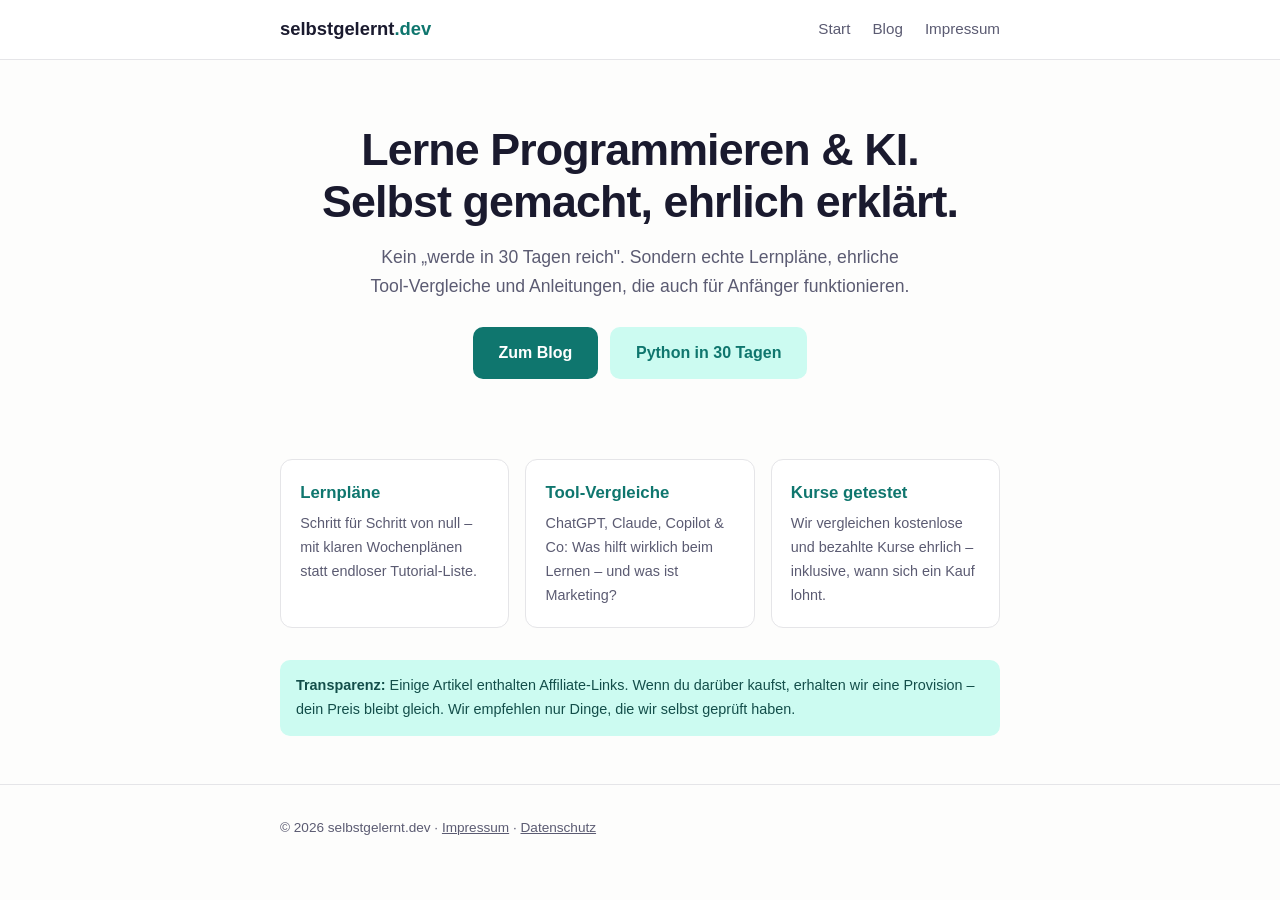
<file: index.html>
<!DOCTYPE html>
<html lang="de">
<head>
  <meta charset="UTF-8">
  <meta name="viewport" content="width=device-width, initial-scale=1.0">
  <title>selbstgelernt.dev – Programmieren & KI selbst beibringen</title>
  <meta name="description" content="Ehrliche Anleitungen, Lernpläne und Tool-Vergleiche für alle, die sich selbst Programmieren und KI-Tools beibringen wollen. Ohne Hype.">
  <link rel="stylesheet" href="style.css">
</head>
<body>
  <header class="site">
    <div class="wrap">
      <a class="logo" href="index.html">selbstgelernt<span>.dev</span></a>
      <nav>
        <a href="index.html">Start</a>
        <a href="blog.html">Blog</a>
        <a href="impressum.html">Impressum</a>
      </nav>
    </div>
  </header>

  <main class="wrap">
    <section class="hero">
      <h1>Lerne Programmieren &amp; KI.<br>Selbst gemacht, ehrlich erklärt.</h1>
      <p class="sub">Kein „werde in 30 Tagen reich". Sondern echte Lernpläne, ehrliche Tool-Vergleiche und Anleitungen, die auch für Anfänger funktionieren.</p>
      <a class="btn" href="blog.html">Zum Blog</a>
      <a class="btn secondary" href="artikel/python-30-tage.html">Python in 30 Tagen</a>
    </section>

    <section>
      <div class="cards">
        <a class="card" href="blog.html">
          <h3>Lernpläne</h3>
          <p>Schritt für Schritt von null – mit klaren Wochenplänen statt endloser Tutorial-Liste.</p>
        </a>
        <a class="card" href="blog.html">
          <h3>Tool-Vergleiche</h3>
          <p>ChatGPT, Claude, Copilot &amp; Co: Was hilft wirklich beim Lernen – und was ist Marketing?</p>
        </a>
        <a class="card" href="blog.html">
          <h3>Kurse getestet</h3>
          <p>Wir vergleichen kostenlose und bezahlte Kurse ehrlich – inklusive, wann sich ein Kauf lohnt.</p>
        </a>
      </div>
      <div class="notice">
        <strong>Transparenz:</strong> Einige Artikel enthalten Affiliate-Links. Wenn du darüber kaufst, erhalten wir eine Provision – dein Preis bleibt gleich. Wir empfehlen nur Dinge, die wir selbst geprüft haben.
      </div>
    </section>
  </main>

  <footer class="site">
    <div class="wrap">
      <p>© 2026 selbstgelernt.dev · <a href="impressum.html">Impressum</a> · <a href="datenschutz.html">Datenschutz</a></p>
    </div>
  </footer>
</body>
</html>
</file>
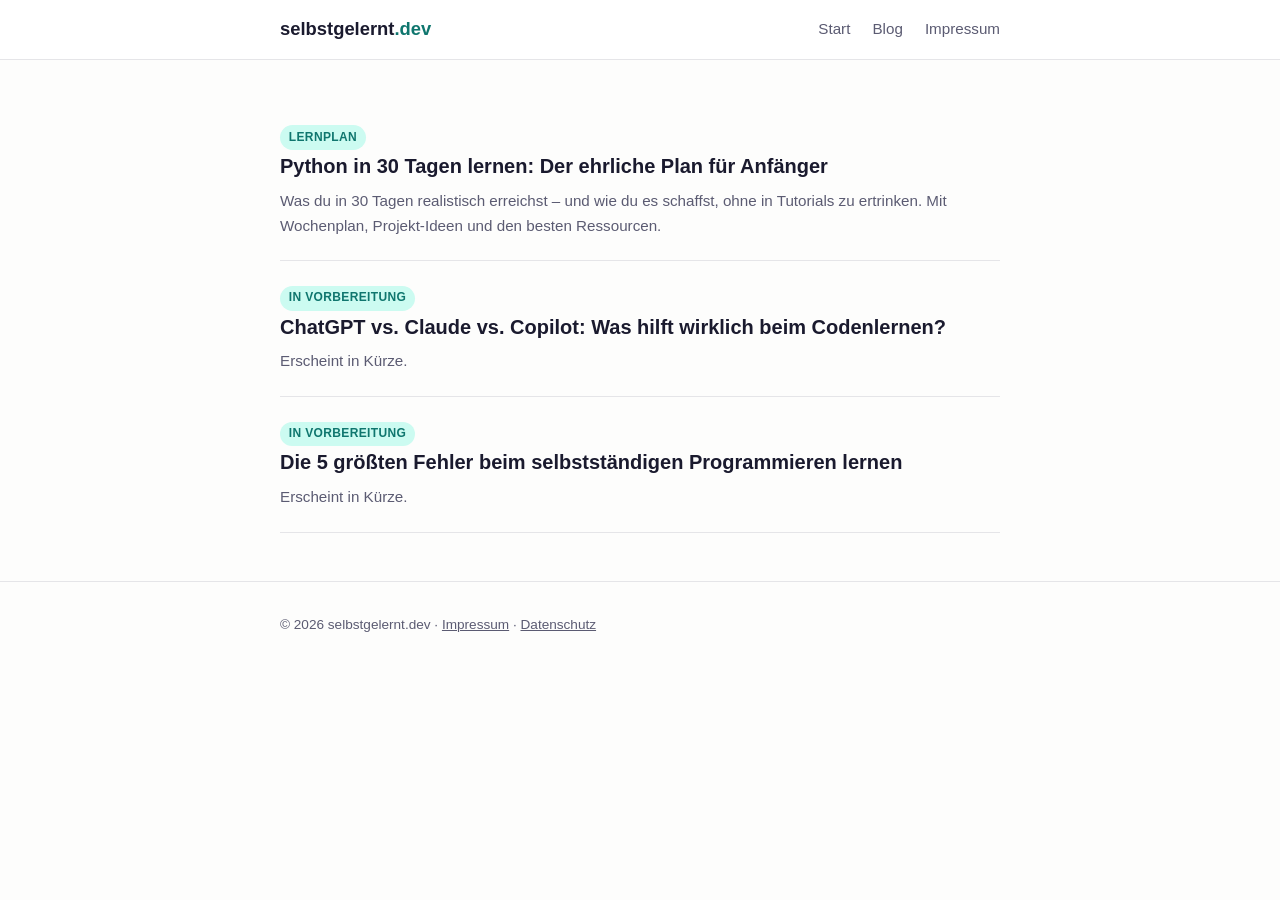
<file: blog.html>
<!DOCTYPE html>
<html lang="de">
<head>
  <meta charset="UTF-8">
  <meta name="viewport" content="width=device-width, initial-scale=1.0">
  <title>Blog – selbstgelernt.dev</title>
  <meta name="description" content="Anleitungen, Lernpläne und Vergleiche für alle, die sich selbst Programmieren und KI beibringen.">
  <link rel="stylesheet" href="style.css">
</head>
<body>
  <header class="site">
    <div class="wrap">
      <a class="logo" href="index.html">selbstgelernt<span>.dev</span></a>
      <nav>
        <a href="index.html">Start</a>
        <a href="blog.html">Blog</a>
        <a href="impressum.html">Impressum</a>
      </nav>
    </div>
  </header>

  <main class="wrap" style="padding-top: 2.5rem;">
    <article class="listing">
      <span class="tag">Lernplan</span>
      <a href="artikel/python-30-tage.html">
        <h2>Python in 30 Tagen lernen: Der ehrliche Plan für Anfänger</h2>
        <p>Was du in 30 Tagen realistisch erreichst – und wie du es schaffst, ohne in Tutorials zu ertrinken. Mit Wochenplan, Projekt-Ideen und den besten Ressourcen.</p>
      </a>
    </article>

    <article class="listing">
      <span class="tag">In Vorbereitung</span>
      <h2>ChatGPT vs. Claude vs. Copilot: Was hilft wirklich beim Codenlernen?</h2>
      <p>Erscheint in Kürze.</p>
    </article>

    <article class="listing">
      <span class="tag">In Vorbereitung</span>
      <h2>Die 5 größten Fehler beim selbstständigen Programmieren lernen</h2>
      <p>Erscheint in Kürze.</p>
    </article>
  </main>

  <footer class="site">
    <div class="wrap">
      <p>© 2026 selbstgelernt.dev · <a href="impressum.html">Impressum</a> · <a href="datenschutz.html">Datenschutz</a></p>
    </div>
  </footer>
</body>
</html>
</file>
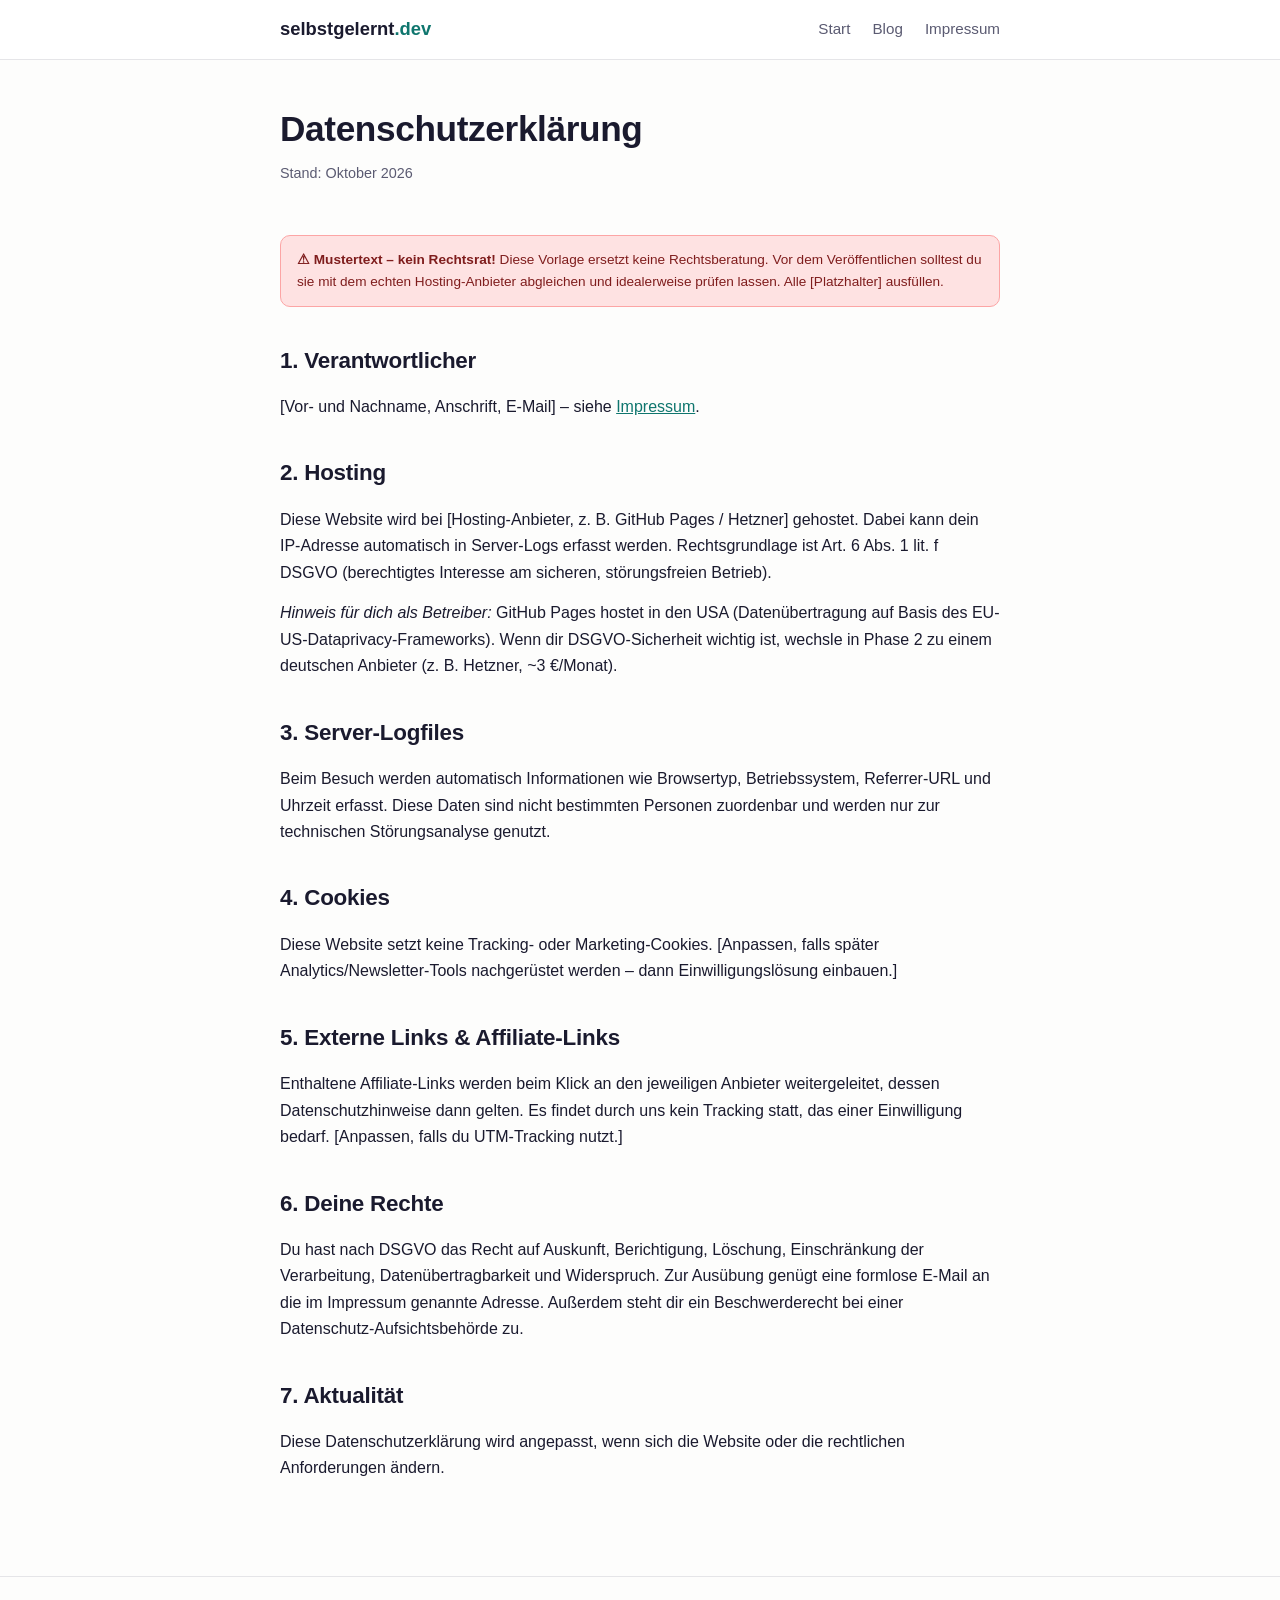
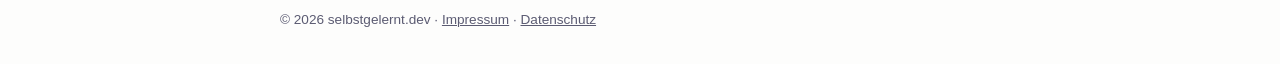
<file: datenschutz.html>
<!DOCTYPE html>
<html lang="de">
<head>
  <meta charset="UTF-8">
  <meta name="viewport" content="width=device-width, initial-scale=1.0">
  <title>Datenschutzerklärung – selbstgelernt.dev</title>
  <link rel="stylesheet" href="style.css">
</head>
<body>
  <header class="site">
    <div class="wrap">
      <a class="logo" href="index.html">selbstgelernt<span>.dev</span></a>
      <nav>
        <a href="index.html">Start</a>
        <a href="blog.html">Blog</a>
        <a href="impressum.html">Impressum</a>
      </nav>
    </div>
  </header>

  <main class="wrap content">
    <div class="article-header">
      <h1>Datenschutzerklärung</h1>
      <p class="meta">Stand: Oktober 2026</p>
    </div>

    <div class="disclosure" style="background:#fee2e2;border-color:#fca5a5;color:#7f1d1d;">
      <strong>⚠ Mustertext – kein Rechtsrat!</strong> Diese Vorlage ersetzt keine Rechtsberatung. Vor dem Veröffentlichen solltest du sie mit dem echten Hosting-Anbieter abgleichen und idealerweise prüfen lassen. Alle [Platzhalter] ausfüllen.
    </div>

    <h2>1. Verantwortlicher</h2>
    <p>[Vor- und Nachname, Anschrift, E-Mail] – siehe <a href="impressum.html">Impressum</a>.</p>

    <h2>2. Hosting</h2>
    <p>Diese Website wird bei [Hosting-Anbieter, z. B. GitHub Pages / Hetzner] gehostet. Dabei kann dein IP-Adresse automatisch in Server-Logs erfasst werden. Rechtsgrundlage ist Art. 6 Abs. 1 lit. f DSGVO (berechtigtes Interesse am sicheren, störungsfreien Betrieb).</p>
    <p><em>Hinweis für dich als Betreiber:</em> GitHub Pages hostet in den USA (Datenübertragung auf Basis des EU-US-Dataprivacy-Frameworks). Wenn dir DSGVO-Sicherheit wichtig ist, wechsle in Phase 2 zu einem deutschen Anbieter (z. B. Hetzner, ~3 €/Monat).</p>

    <h2>3. Server-Logfiles</h2>
    <p>Beim Besuch werden automatisch Informationen wie Browsertyp, Betriebssystem, Referrer-URL und Uhrzeit erfasst. Diese Daten sind nicht bestimmten Personen zuordenbar und werden nur zur technischen Störungsanalyse genutzt.</p>

    <h2>4. Cookies</h2>
    <p>Diese Website setzt keine Tracking- oder Marketing-Cookies. [Anpassen, falls später Analytics/Newsletter-Tools nachgerüstet werden – dann Einwilligungslösung einbauen.]</p>

    <h2>5. Externe Links &amp; Affiliate-Links</h2>
    <p>Enthaltene Affiliate-Links werden beim Klick an den jeweiligen Anbieter weitergeleitet, dessen Datenschutzhinweise dann gelten. Es findet durch uns kein Tracking statt, das einer Einwilligung bedarf. [Anpassen, falls du UTM-Tracking nutzt.]</p>

    <h2>6. Deine Rechte</h2>
    <p>Du hast nach DSGVO das Recht auf Auskunft, Berichtigung, Löschung, Einschränkung der Verarbeitung, Datenübertragbarkeit und Widerspruch. Zur Ausübung genügt eine formlose E-Mail an die im Impressum genannte Adresse. Außerdem steht dir ein Beschwerderecht bei einer Datenschutz-Aufsichtsbehörde zu.</p>

    <h2>7. Aktualität</h2>
    <p>Diese Datenschutzerklärung wird angepasst, wenn sich die Website oder die rechtlichen Anforderungen ändern.</p>
  </main>

  <footer class="site">
    <div class="wrap">
      <p>© 2026 selbstgelernt.dev · <a href="impressum.html">Impressum</a> · <a href="datenschutz.html">Datenschutz</a></p>
    </div>
  </footer>
</body>
</html>
</file>
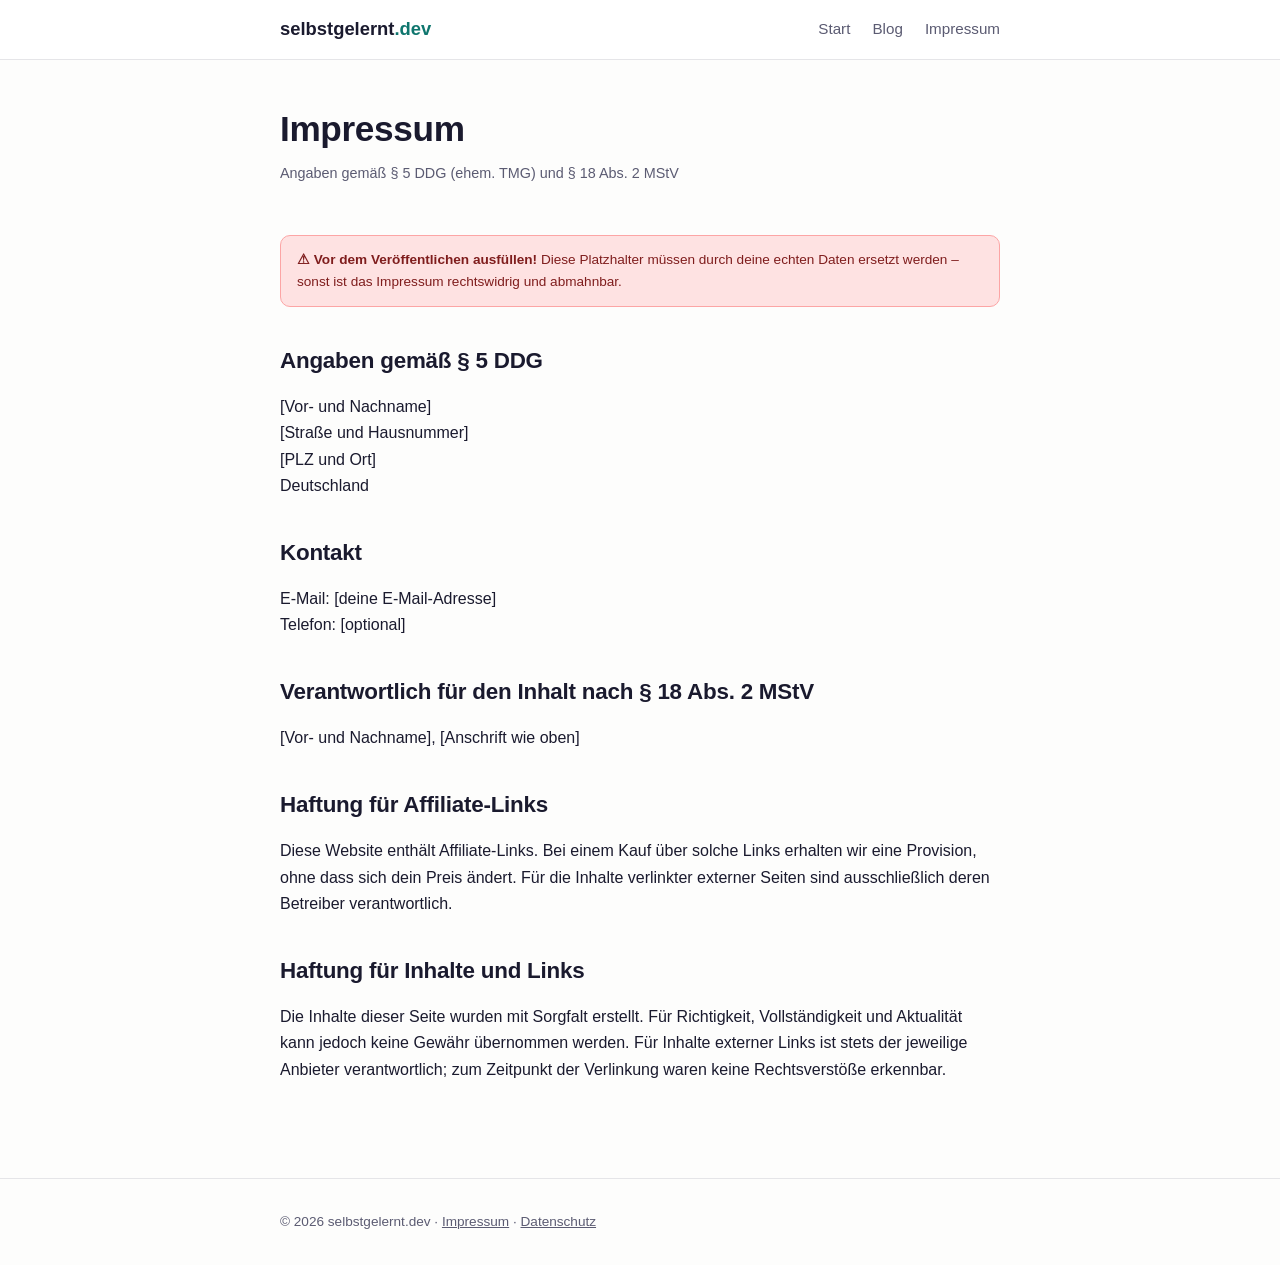
<file: impressum.html>
<!DOCTYPE html>
<html lang="de">
<head>
  <meta charset="UTF-8">
  <meta name="viewport" content="width=device-width, initial-scale=1.0">
  <title>Impressum – selbstgelernt.dev</title>
  <link rel="stylesheet" href="style.css">
</head>
<body>
  <header class="site">
    <div class="wrap">
      <a class="logo" href="index.html">selbstgelernt<span>.dev</span></a>
      <nav>
        <a href="index.html">Start</a>
        <a href="blog.html">Blog</a>
        <a href="impressum.html">Impressum</a>
      </nav>
    </div>
  </header>

  <main class="wrap content">
    <div class="article-header">
      <h1>Impressum</h1>
      <p class="meta">Angaben gemäß § 5 DDG (ehem. TMG) und § 18 Abs. 2 MStV</p>
    </div>

    <div class="disclosure" style="background:#fee2e2;border-color:#fca5a5;color:#7f1d1d;">
      <strong>⚠ Vor dem Veröffentlichen ausfüllen!</strong> Diese Platzhalter müssen durch deine echten Daten ersetzt werden – sonst ist das Impressum rechtswidrig und abmahnbar.
    </div>

    <h2>Angaben gemäß § 5 DDG</h2>
    <p>
      [Vor- und Nachname]<br>
      [Straße und Hausnummer]<br>
      [PLZ und Ort]<br>
      Deutschland
    </p>

    <h2>Kontakt</h2>
    <p>
      E-Mail: [deine E-Mail-Adresse]<br>
      Telefon: [optional]
    </p>

    <h2>Verantwortlich für den Inhalt nach § 18 Abs. 2 MStV</h2>
    <p>[Vor- und Nachname], [Anschrift wie oben]</p>

    <h2>Haftung für Affiliate-Links</h2>
    <p>Diese Website enthält Affiliate-Links. Bei einem Kauf über solche Links erhalten wir eine Provision, ohne dass sich dein Preis ändert. Für die Inhalte verlinkter externer Seiten sind ausschließlich deren Betreiber verantwortlich.</p>

    <h2>Haftung für Inhalte und Links</h2>
    <p>Die Inhalte dieser Seite wurden mit Sorgfalt erstellt. Für Richtigkeit, Vollständigkeit und Aktualität kann jedoch keine Gewähr übernommen werden. Für Inhalte externer Links ist stets der jeweilige Anbieter verantwortlich; zum Zeitpunkt der Verlinkung waren keine Rechtsverstöße erkennbar.</p>
  </main>

  <footer class="site">
    <div class="wrap">
      <p>© 2026 selbstgelernt.dev · <a href="impressum.html">Impressum</a> · <a href="datenschutz.html">Datenschutz</a></p>
    </div>
  </footer>
</body>
</html>
</file>
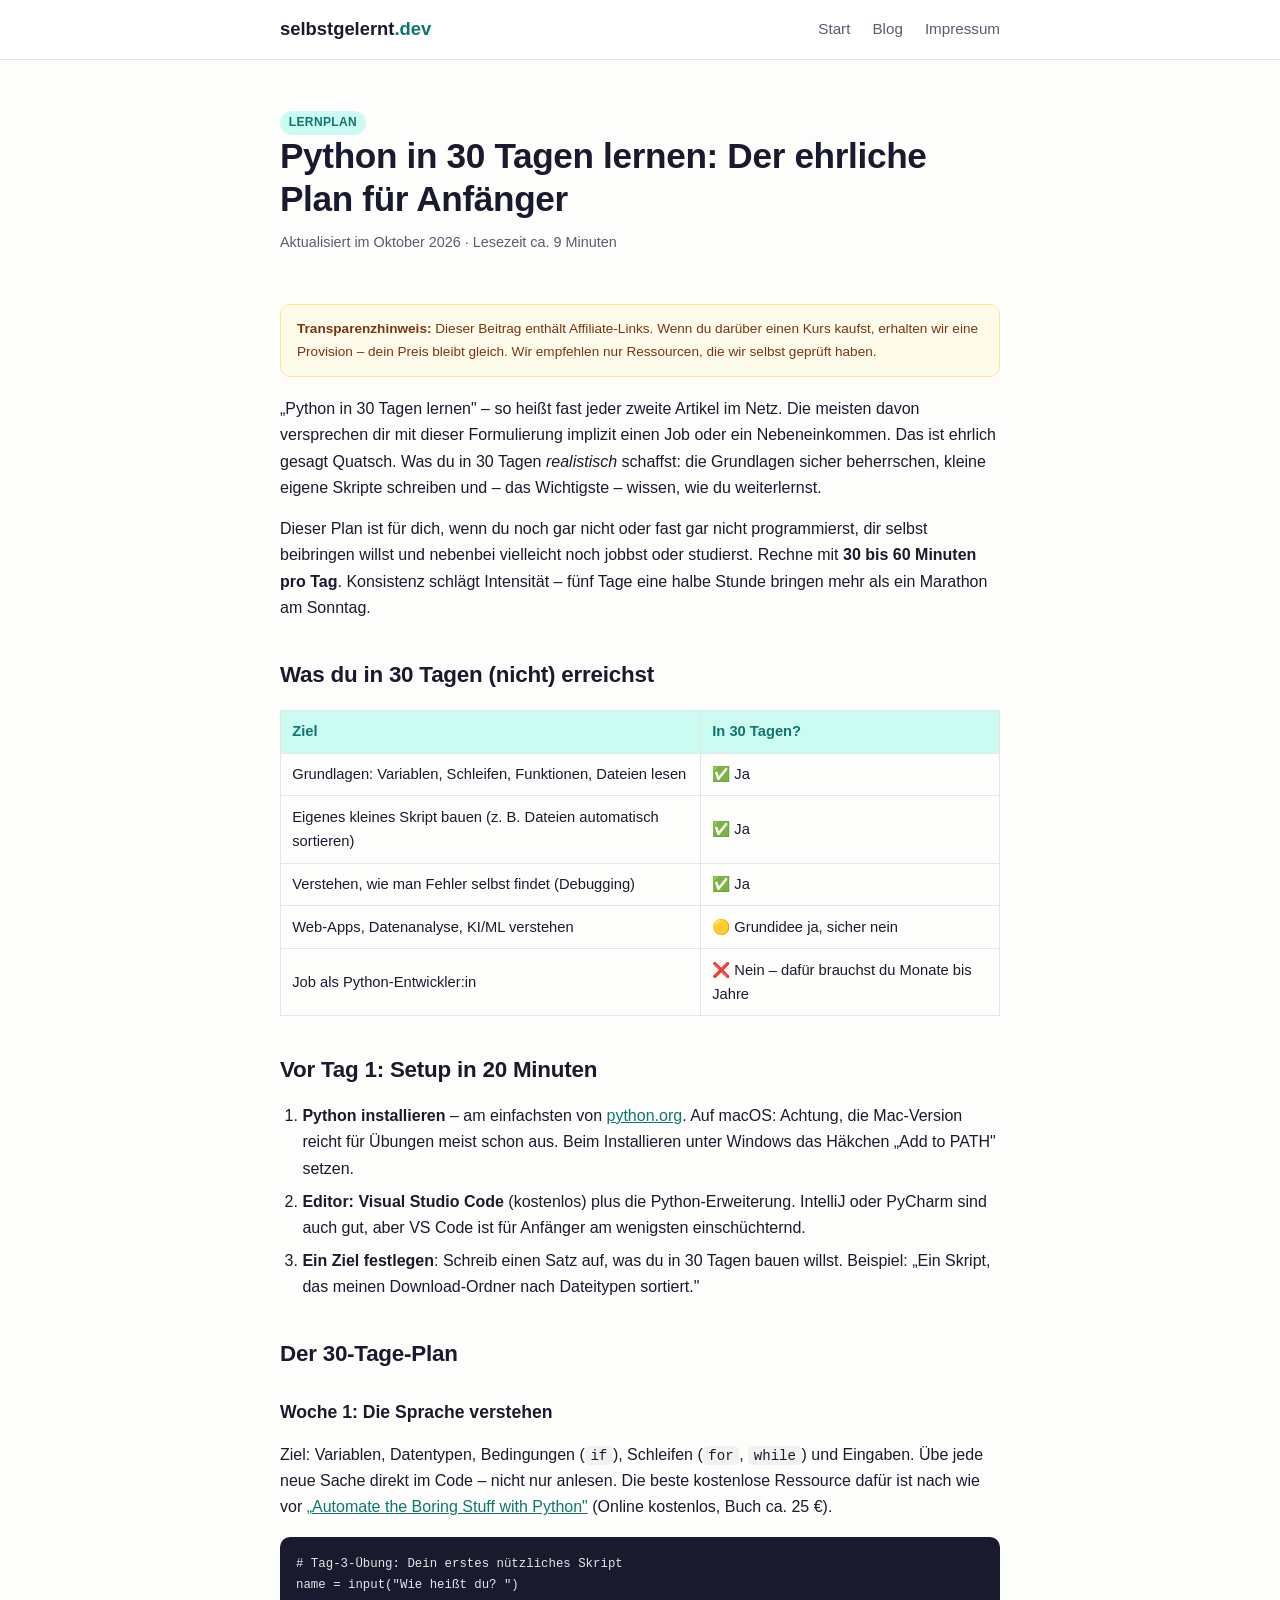
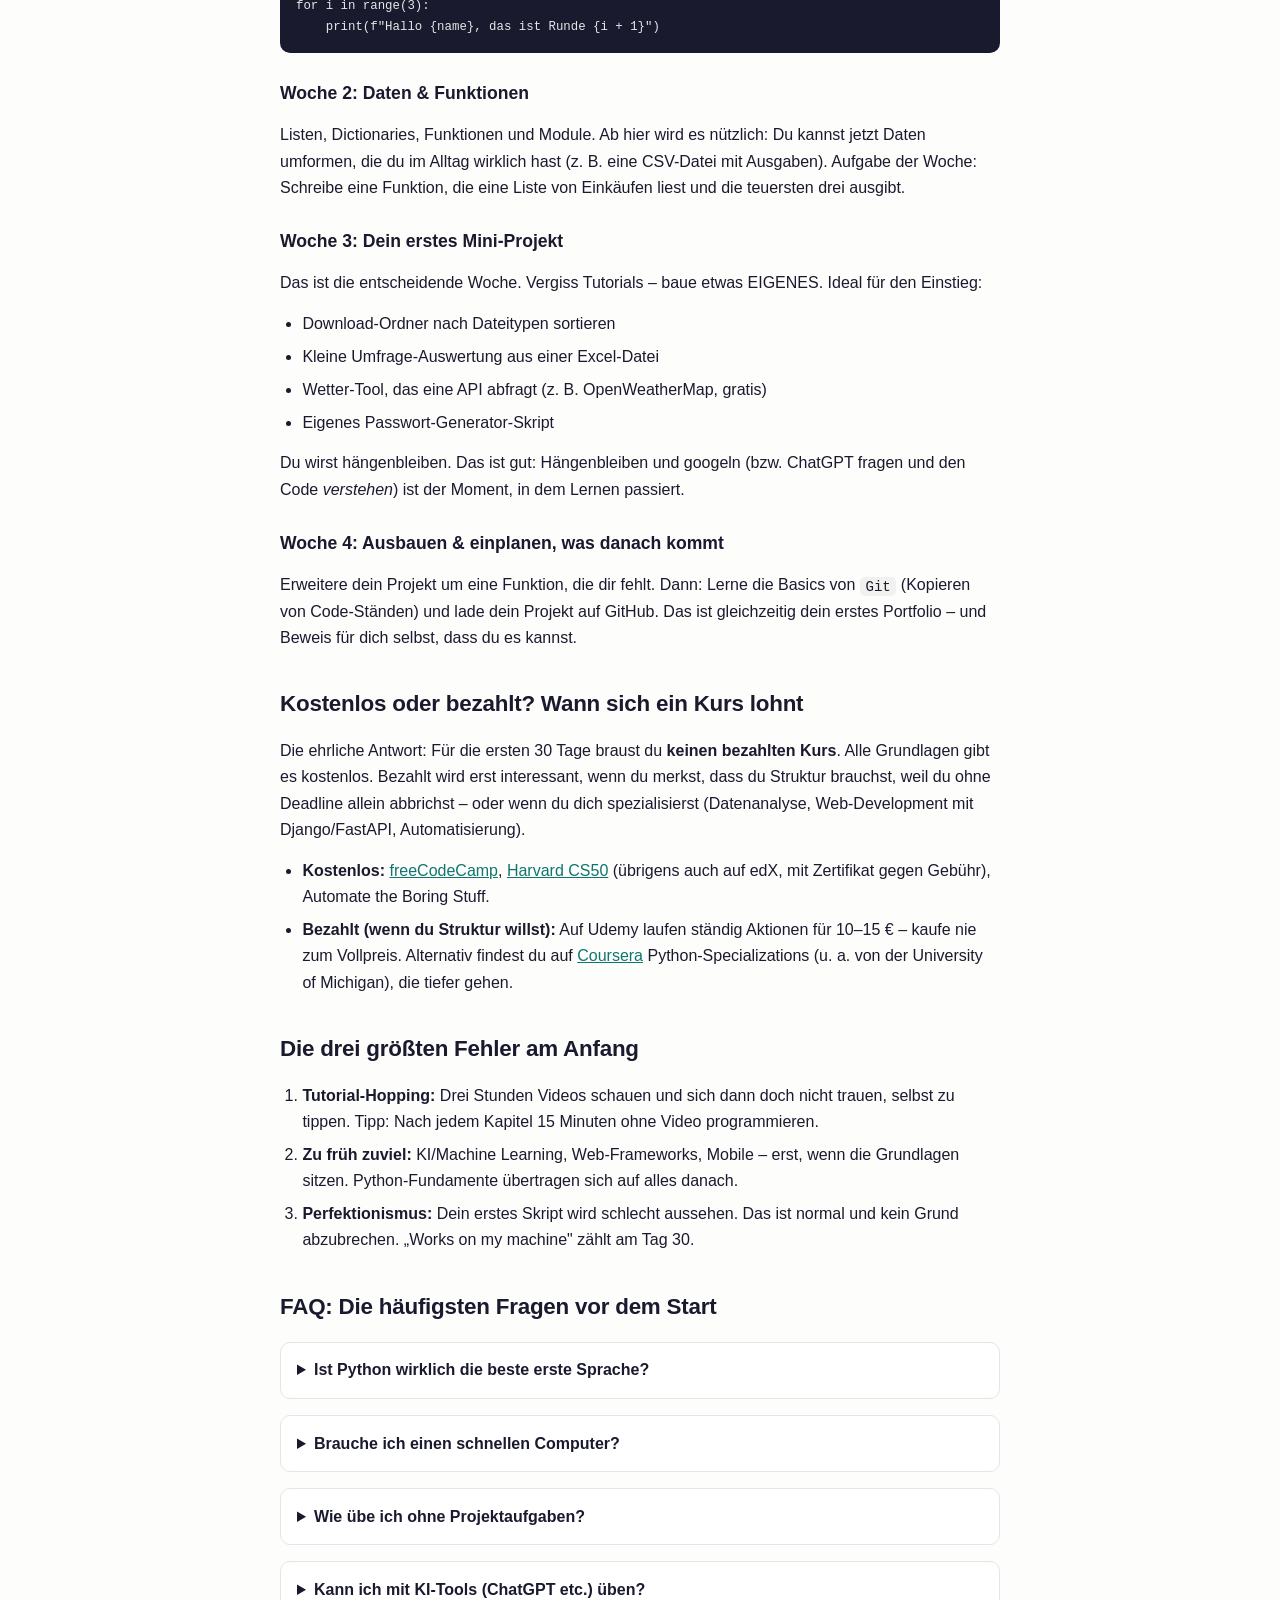
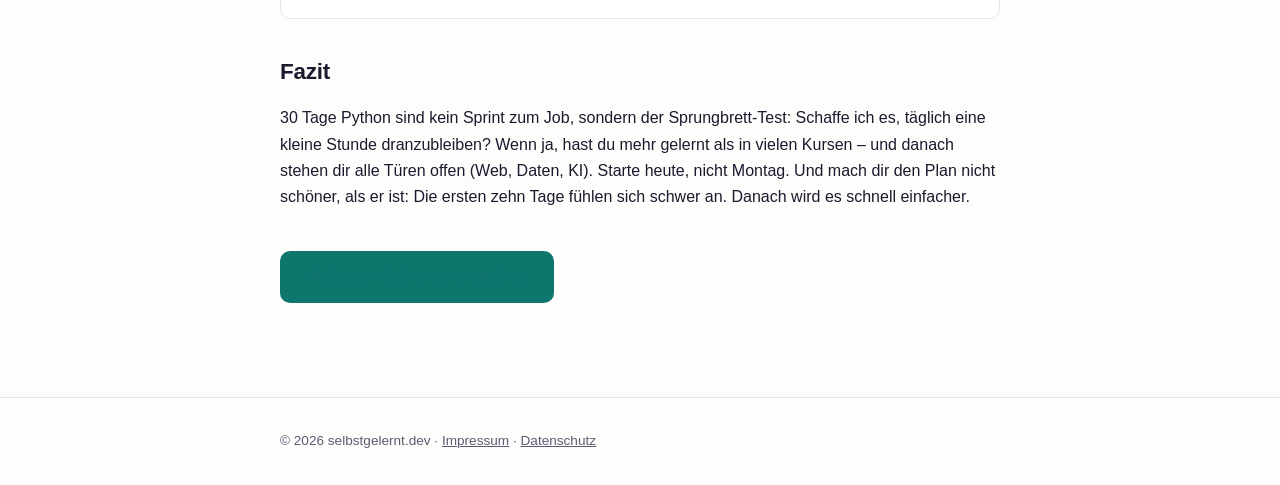
<file: artikel/python-30-tage.html>
<!DOCTYPE html>
<html lang="de">
<head>
  <meta charset="UTF-8">
  <meta name="viewport" content="width=device-width, initial-scale=1.0">
  <title>Python in 30 Tagen lernen: Der ehrliche Plan für Anfänger (2026)</title>
  <meta name="description" content="Was du mit Python in 30 Tagen realistisch erreichst – mit klarem Wochenplan, Projekt-Ideen und den besten kostenlosen und bezahlten Ressourcen.">
  <link rel="stylesheet" href="../style.css">
</head>
<body>
  <header class="site">
    <div class="wrap">
      <a class="logo" href="../index.html">selbstgelernt<span>.dev</span></a>
      <nav>
        <a href="../index.html">Start</a>
        <a href="../blog.html">Blog</a>
        <a href="../impressum.html">Impressum</a>
      </nav>
    </div>
  </header>

  <main class="wrap content">
    <div class="article-header">
      <span class="tag">Lernplan</span>
      <h1>Python in 30 Tagen lernen: Der ehrliche Plan für Anfänger</h1>
      <p class="meta">Aktualisiert im Oktober 2026 · Lesezeit ca. 9 Minuten</p>
    </div>

    <!-- AFFILIATE-KENNZEICHNUNG – Pflicht, nicht entfernen -->
    <div class="disclosure">
      <strong>Transparenzhinweis:</strong> Dieser Beitrag enthält Affiliate-Links. Wenn du darüber einen Kurs kaufst, erhalten wir eine Provision – dein Preis bleibt gleich. Wir empfehlen nur Ressourcen, die wir selbst geprüft haben.
    </div>

    <p>„Python in 30 Tagen lernen" – so heißt fast jeder zweite Artikel im Netz. Die meisten davon versprechen dir mit dieser Formulierung implizit einen Job oder ein Nebeneinkommen. Das ist ehrlich gesagt Quatsch. Was du in 30 Tagen <em>realistisch</em> schaffst: die Grundlagen sicher beherrschen, kleine eigene Skripte schreiben und – das Wichtigste – wissen, wie du weiterlernst.</p>

    <p>Dieser Plan ist für dich, wenn du noch gar nicht oder fast gar nicht programmierst, dir selbst beibringen willst und nebenbei vielleicht noch jobbst oder studierst. Rechne mit <strong>30 bis 60 Minuten pro Tag</strong>. Konsistenz schlägt Intensität – fünf Tage eine halbe Stunde bringen mehr als ein Marathon am Sonntag.</p>

    <h2>Was du in 30 Tagen (nicht) erreichst</h2>
    <table>
      <tr><th>Ziel</th><th>In 30 Tagen?</th></tr>
      <tr><td>Grundlagen: Variablen, Schleifen, Funktionen, Dateien lesen</td><td>✅ Ja</td></tr>
      <tr><td>Eigenes kleines Skript bauen (z. B. Dateien automatisch sortieren)</td><td>✅ Ja</td></tr>
      <tr><td>Verstehen, wie man Fehler selbst findet (Debugging)</td><td>✅ Ja</td></tr>
      <tr><td>Web-Apps, Datenanalyse, KI/ML verstehen</td><td>🟡 Grundidee ja, sicher nein</td></tr>
      <tr><td>Job als Python-Entwickler:in</td><td>❌ Nein – dafür brauchst du Monate bis Jahre</td></tr>
    </table>

    <h2>Vor Tag 1: Setup in 20 Minuten</h2>
    <ol>
      <li><strong>Python installieren</strong> – am einfachsten von <a href="https://www.python.org/downloads/" rel="nofollow noopener" target="_blank">python.org</a>. Auf macOS: Achtung, die Mac-Version reicht für Übungen meist schon aus. Beim Installieren unter Windows das Häkchen „Add to PATH" setzen.</li>
      <li><strong>Editor: Visual Studio Code</strong> (kostenlos) plus die Python-Erweiterung. IntelliJ oder PyCharm sind auch gut, aber VS Code ist für Anfänger am wenigsten einschüchternd.</li>
      <li><strong>Ein Ziel festlegen</strong>: Schreib einen Satz auf, was du in 30 Tagen bauen willst. Beispiel: „Ein Skript, das meinen Download-Ordner nach Dateitypen sortiert."</li>
    </ol>

    <h2>Der 30-Tage-Plan</h2>

    <h3>Woche 1: Die Sprache verstehen</h3>
    <p>Ziel: Variablen, Datentypen, Bedingungen (<code>if</code>), Schleifen (<code>for</code>, <code>while</code>) und Eingaben. Übe jede neue Sache direkt im Code – nicht nur anlesen. Die beste kostenlose Ressource dafür ist nach wie vor <a href="https://automatetheboringstuff.com/" rel="nofollow noopener" target="_blank">„Automate the Boring Stuff with Python"</a> (Online kostenlos, Buch ca. 25 €).</p>
    <pre><code># Tag-3-Übung: Dein erstes nützliches Skript
name = input("Wie heißt du? ")
for i in range(3):
    print(f"Hallo {name}, das ist Runde {i + 1}")</code></pre>

    <h3>Woche 2: Daten &amp; Funktionen</h3>
    <p>Listen, Dictionaries, Funktionen und Module. Ab hier wird es nützlich: Du kannst jetzt Daten umformen, die du im Alltag wirklich hast (z. B. eine CSV-Datei mit Ausgaben). Aufgabe der Woche: Schreibe eine Funktion, die eine Liste von Einkäufen liest und die teuersten drei ausgibt.</p>

    <h3>Woche 3: Dein erstes Mini-Projekt</h3>
    <p>Das ist die entscheidende Woche. Vergiss Tutorials – baue etwas EIGENES. Ideal für den Einstieg:</p>
    <ul>
      <li>Download-Ordner nach Dateitypen sortieren</li>
      <li>Kleine Umfrage-Auswertung aus einer Excel-Datei</li>
      <li>Wetter-Tool, das eine API abfragt (z. B. OpenWeatherMap, gratis)</li>
      <li>Eigenes Passwort-Generator-Skript</li>
    </ul>
    <p>Du wirst hängenbleiben. Das ist gut: Hängenbleiben und googeln (bzw. ChatGPT fragen und den Code <em>verstehen</em>) ist der Moment, in dem Lernen passiert.</p>

    <h3>Woche 4: Ausbauen &amp; einplanen, was danach kommt</h3>
    <p>Erweitere dein Projekt um eine Funktion, die dir fehlt. Dann: Lerne die Basics von <code>Git</code> (Kopieren von Code-Ständen) und lade dein Projekt auf GitHub. Das ist gleichzeitig dein erstes Portfolio – und Beweis für dich selbst, dass du es kannst.</p>

    <h2>Kostenlos oder bezahlt? Wann sich ein Kurs lohnt</h2>
    <p>Die ehrliche Antwort: Für die ersten 30 Tage braust du <strong>keinen bezahlten Kurs</strong>. Alle Grundlagen gibt es kostenlos. Bezahlt wird erst interessant, wenn du merkst, dass du Struktur brauchst, weil du ohne Deadline allein abbrichst – oder wenn du dich spezialisierst (Datenanalyse, Web-Development mit Django/FastAPI, Automatisierung).</p>
    <ul>
      <li><strong>Kostenlos:</strong> <a href="https://www.freecodecamp.org/" rel="nofollow noopener" target="_blank">freeCodeCamp</a>, <a href="https://cs50.harvard.edu/x/" rel="nofollow noopener" target="_blank">Harvard CS50</a> (übrigens auch auf edX, mit Zertifikat gegen Gebühr), Automate the Boring Stuff.</li>
      <li><strong>Bezahlt (wenn du Struktur willst):</strong> Auf Udemy laufen ständig Aktionen für 10–15 € – kaufe nie zum Vollpreis. <!-- AFFILIATE-LINK HIER EINFÜGEN: Udemy-Kurs, rel="sponsored nofollow" -->Alternativ findest du auf <a href="https://www.coursera.org/" rel="sponsored nofollow noopener" target="_blank">Coursera</a> Python-Specializations (u. a. von der University of Michigan), die tiefer gehen.</li>
    </ul>

    <h2>Die drei größten Fehler am Anfang</h2>
    <ol>
      <li><strong>Tutorial-Hopping:</strong> Drei Stunden Videos schauen und sich dann doch nicht trauen, selbst zu tippen. Tipp: Nach jedem Kapitel 15 Minuten ohne Video programmieren.</li>
      <li><strong>Zu früh zuviel:</strong> KI/Machine Learning, Web-Frameworks, Mobile – erst, wenn die Grundlagen sitzen. Python-Fundamente übertragen sich auf alles danach.</li>
      <li><strong>Perfektionismus:</strong> Dein erstes Skript wird schlecht aussehen. Das ist normal und kein Grund abzubrechen. „Works on my machine" zählt am Tag 30.</li>
    </ol>

    <h2>FAQ: Die häufigsten Fragen vor dem Start</h2>
    <details class="faq">
      <summary>Ist Python wirklich die beste erste Sprache?</summary>
      <p>Für die meisten ja: lesbar, riesige Community, überall im Einsatz (Web, Automatisierung, KI, Daten). Wenn du dir eher Webseiten bauen willst, fang stattdessen mit HTML/CSS/JavaScript an – entscheide nach dem Ziel, nicht nach Hype.</p>
    </details>
    <details class="faq">
      <summary>Brauche ich einen schnellen Computer?</summary>
      <p>Nein. Python-Grundlagen laufen auf jedem Laptop. Nur beim späteren maschinellen Lernen mit größeren Modellen wird Hardware relevant.</p>
    </details>
    <details class="faq">
      <summary>Wie übe ich ohne Projektaufgaben?</summary>
      <p>Automatisiere etwas aus deinem Alltag: E-Mails, Tabellen, Dateien, Downloads. Echtes Problem &gt; künstliche Übung – und du hast direkt ein Portfolio-Stück.</p>
    </details>
    <details class="faq">
      <summary>Kann ich mit KI-Tools (ChatGPT etc.) üben?</summary>
      <p>Ja, sogar sehr gut – aber mit einer Regel: Lass dir Lösungen erklären, nicht nur ausgeben. Frag „warum" und tippe jeden Code selbst ab. Sonst lernst du Copy-Paste statt Python.</p>
    </details>

    <h2>Fazit</h2>
    <p>30 Tage Python sind kein Sprint zum Job, sondern der Sprungbrett-Test: Schaffe ich es, täglich eine kleine Stunde dranzubleiben? Wenn ja, hast du mehr gelernt als in vielen Kursen – und danach stehen dir alle Türen offen (Web, Daten, KI). Starte heute, nicht Montag. Und mach dir den Plan nicht schöner, als er ist: Die ersten zehn Tage fühlen sich schwer an. Danach wird es schnell einfacher.</p>

    <p><a class="btn" href="../blog.html">Weitere Anleitungen ansehen</a></p>
  </main>

  <footer class="site">
    <div class="wrap">
      <p>© 2026 selbstgelernt.dev · <a href="../impressum.html">Impressum</a> · <a href="../datenschutz.html">Datenschutz</a></p>
    </div>
  </footer>
</body>
</html>
</file>
<file: style.css>
/* selbstgelernt.dev – einfaches, schnelles Design */
:root {
  --accent: #0f766e;
  --accent-light: #ccfbf1;
  --text: #1a1a2e;
  --muted: #5b5b72;
  --bg: #fdfdfc;
  --card: #ffffff;
  --border: #e5e5e8;
}
* { box-sizing: border-box; margin: 0; padding: 0; }
html { scroll-behavior: smooth; }
body {
  font-family: -apple-system, BlinkMacSystemFont, "Segoe UI", Roboto, Helvetica, Arial, sans-serif;
  color: var(--text);
  background: var(--bg);
  line-height: 1.65;
}
.wrap { max-width: 760px; margin: 0 auto; padding: 0 1.25rem; }

/* Header */
header.site {
  border-bottom: 1px solid var(--border);
  background: var(--card);
  position: sticky; top: 0; z-index: 10;
}
header.site .wrap {
  display: flex; align-items: center; justify-content: space-between;
  padding-top: 0.9rem; padding-bottom: 0.9rem;
}
.logo { font-weight: 800; font-size: 1.15rem; text-decoration: none; color: var(--text); }
.logo span { color: var(--accent); }
nav a {
  margin-left: 1.1rem; text-decoration: none; color: var(--muted);
  font-size: 0.95rem; font-weight: 500;
}
nav a:hover { color: var(--accent); }

/* Header */
.hero { padding: 4rem 0 3rem; text-align: center; }
.hero h1 { font-size: clamp(1.9rem, 5vw, 2.8rem); line-height: 1.15; letter-spacing: -0.02em; }
.hero p.sub { margin-top: 1rem; color: var(--muted); font-size: 1.1rem; max-width: 540px; margin-left: auto; margin-right: auto; }
.btn {
  display: inline-block; margin-top: 1.6rem; padding: 0.8rem 1.6rem;
  background: var(--accent); color: #fff; border-radius: 10px;
  text-decoration: none; font-weight: 600; font-size: 1rem;
}
.btn:hover { filter: brightness(1.1); }
.btn.secondary { background: var(--accent-light); color: var(--accent); margin-left: 0.5rem; }

/* Karten */
.cards { display: grid; grid-template-columns: repeat(auto-fit, minmax(210px, 1fr)); gap: 1rem; margin: 2rem 0; }
.card {
  background: var(--card); border: 1px solid var(--border); border-radius: 12px;
  padding: 1.2rem; text-decoration: none; color: var(--text); display: block;
  transition: border-color 0.15s;
}
.card:hover { border-color: var(--accent); }
.card h3 { font-size: 1.05rem; margin-bottom: 0.35rem; color: var(--accent); }
.card p { font-size: 0.9rem; color: var(--muted); }

/* Artikel-Liste */
article.listing { border-bottom: 1px solid var(--border); padding: 1.4rem 0; }
article.listing a { text-decoration: none; color: var(--text); }
article.listing h2 { font-size: 1.25rem; }
article.listing h2:hover { color: var(--accent); }
article.listing p { color: var(--muted); font-size: 0.95rem; margin-top: 0.3rem; }
.tag {
  display: inline-block; background: var(--accent-light); color: var(--accent);
  font-size: 0.75rem; font-weight: 700; padding: 0.15rem 0.55rem;
  border-radius: 99px; text-transform: uppercase; letter-spacing: 0.03em;
}

/* Artikel */
.article-header { padding: 3rem 0 1rem; }
.article-header h1 { font-size: clamp(1.6rem, 4.5vw, 2.2rem); line-height: 1.2; letter-spacing: -0.01em; }
.article-header .meta { color: var(--muted); font-size: 0.9rem; margin-top: 0.7rem; }
.disclosure {
  background: #fffbeb; border: 1px solid #fde68a; border-radius: 10px;
  padding: 0.8rem 1rem; font-size: 0.85rem; color: #78350f; margin: 1.2rem 0;
}
.content { padding-bottom: 2rem; }
.content h2 { margin: 2.2rem 0 0.8rem; font-size: 1.4rem; letter-spacing: -0.01em; }
.content h3 { margin: 1.6rem 0 0.6rem; font-size: 1.1rem; }
.content p { margin: 0.9rem 0; }
.content ul, .content ol { margin: 0.9rem 0 0.9rem 1.4rem; }
.content li { margin: 0.4rem 0; }
.content a { color: var(--accent); }
.content code {
  background: #f1f1f0; padding: 0.1rem 0.35rem; border-radius: 5px;
  font-family: "SF Mono", ui-monospace, Menlo, monospace; font-size: 0.88em;
}
.content pre {
  background: #1a1a2e; color: #e5e5e8; padding: 1rem; border-radius: 10px;
  overflow-x: auto; margin: 1rem 0; font-size: 0.88rem; line-height: 1.5;
}
.content pre code { background: none; padding: 0; color: inherit; }
.content table { width: 100%; border-collapse: collapse; margin: 1rem 0; font-size: 0.92rem; }
.content th, .content td { border: 1px solid var(--border); padding: 0.55rem 0.7rem; text-align: left; }
.content th { background: var(--accent-light); color: var(--accent); }
.faq { border: 1px solid var(--border); border-radius: 10px; margin: 1rem 0; background: var(--card); }
.faq summary { padding: 0.9rem 1rem; font-weight: 600; cursor: pointer; }
.faq p { padding: 0 1rem 1rem; }

/* Footer */
footer.site {
  border-top: 1px solid var(--border); margin-top: 3rem;
  padding: 2rem 0; color: var(--muted); font-size: 0.85rem;
}
footer.site a { color: var(--muted); }
.notice {
  background: var(--accent-light); border-radius: 10px; padding: 0.9rem 1rem;
  font-size: 0.9rem; color: #134e4a; margin: 1.5rem 0;
}
</file>
